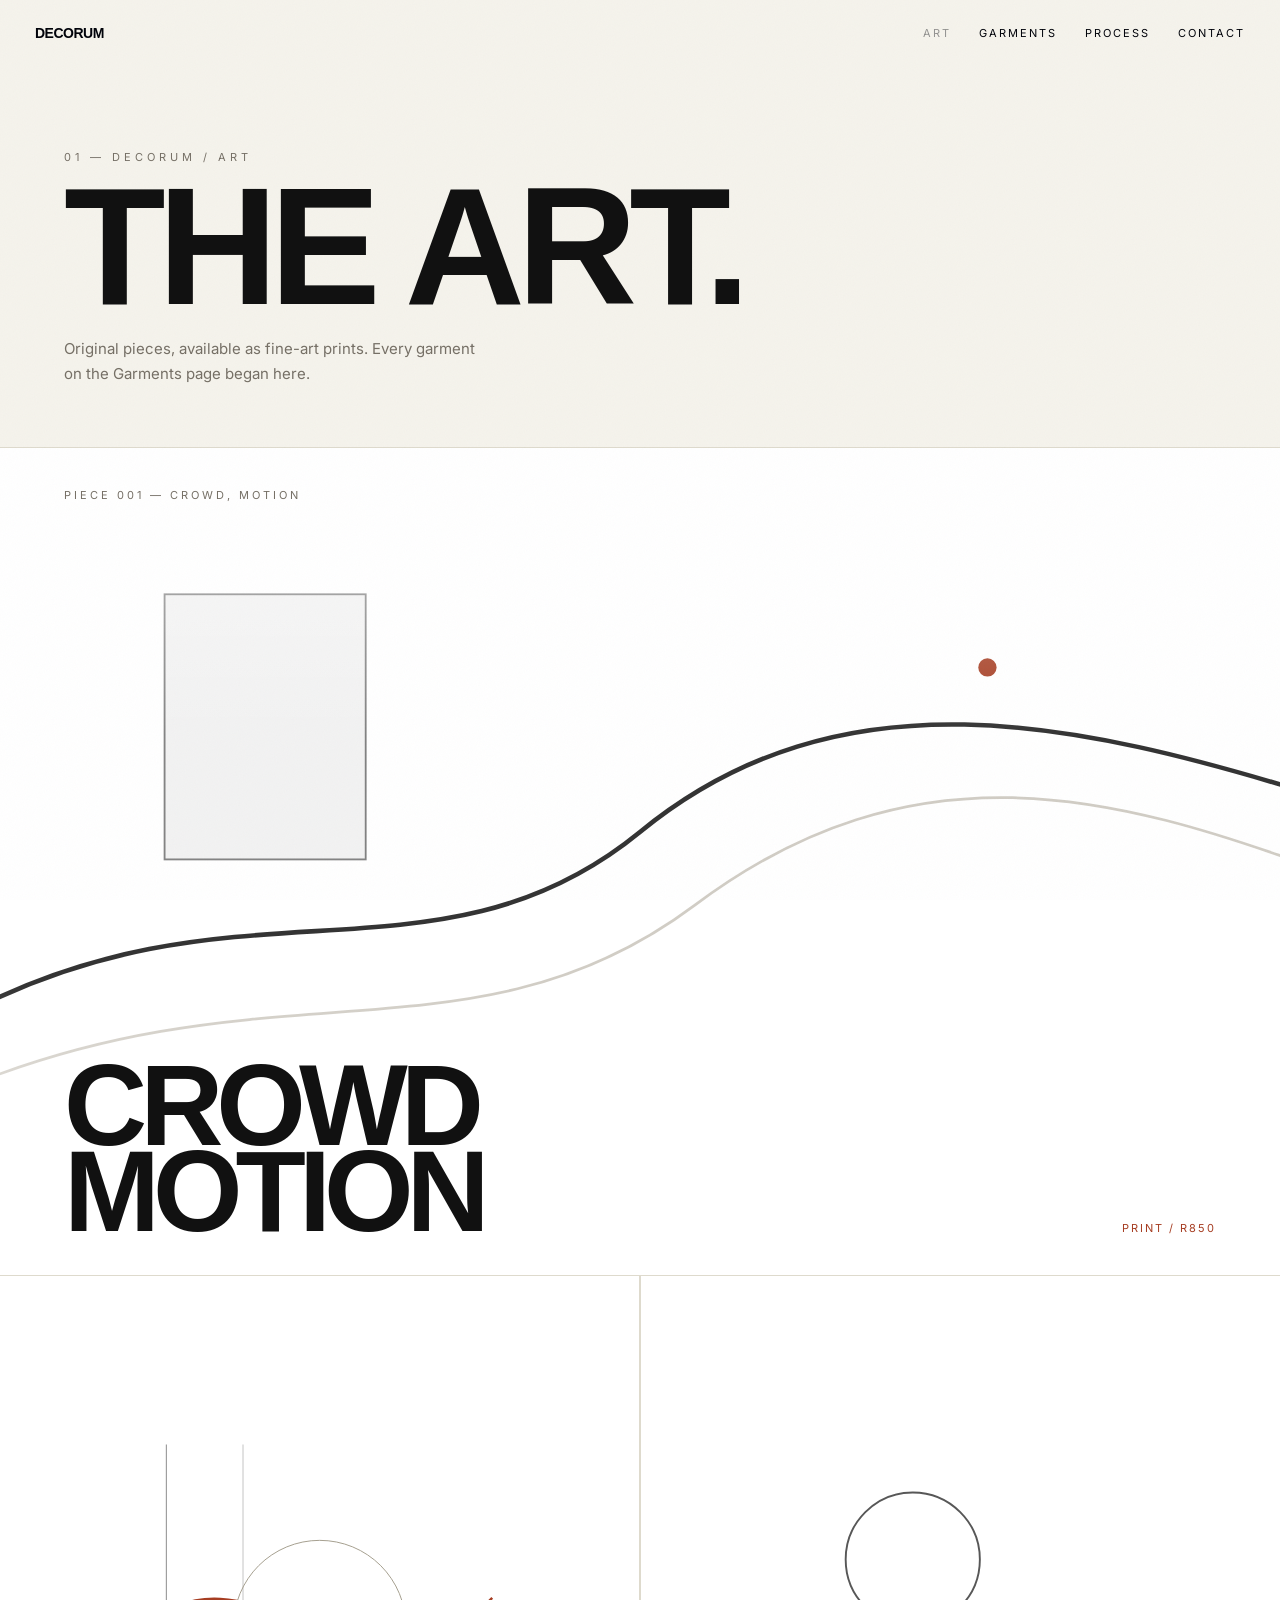
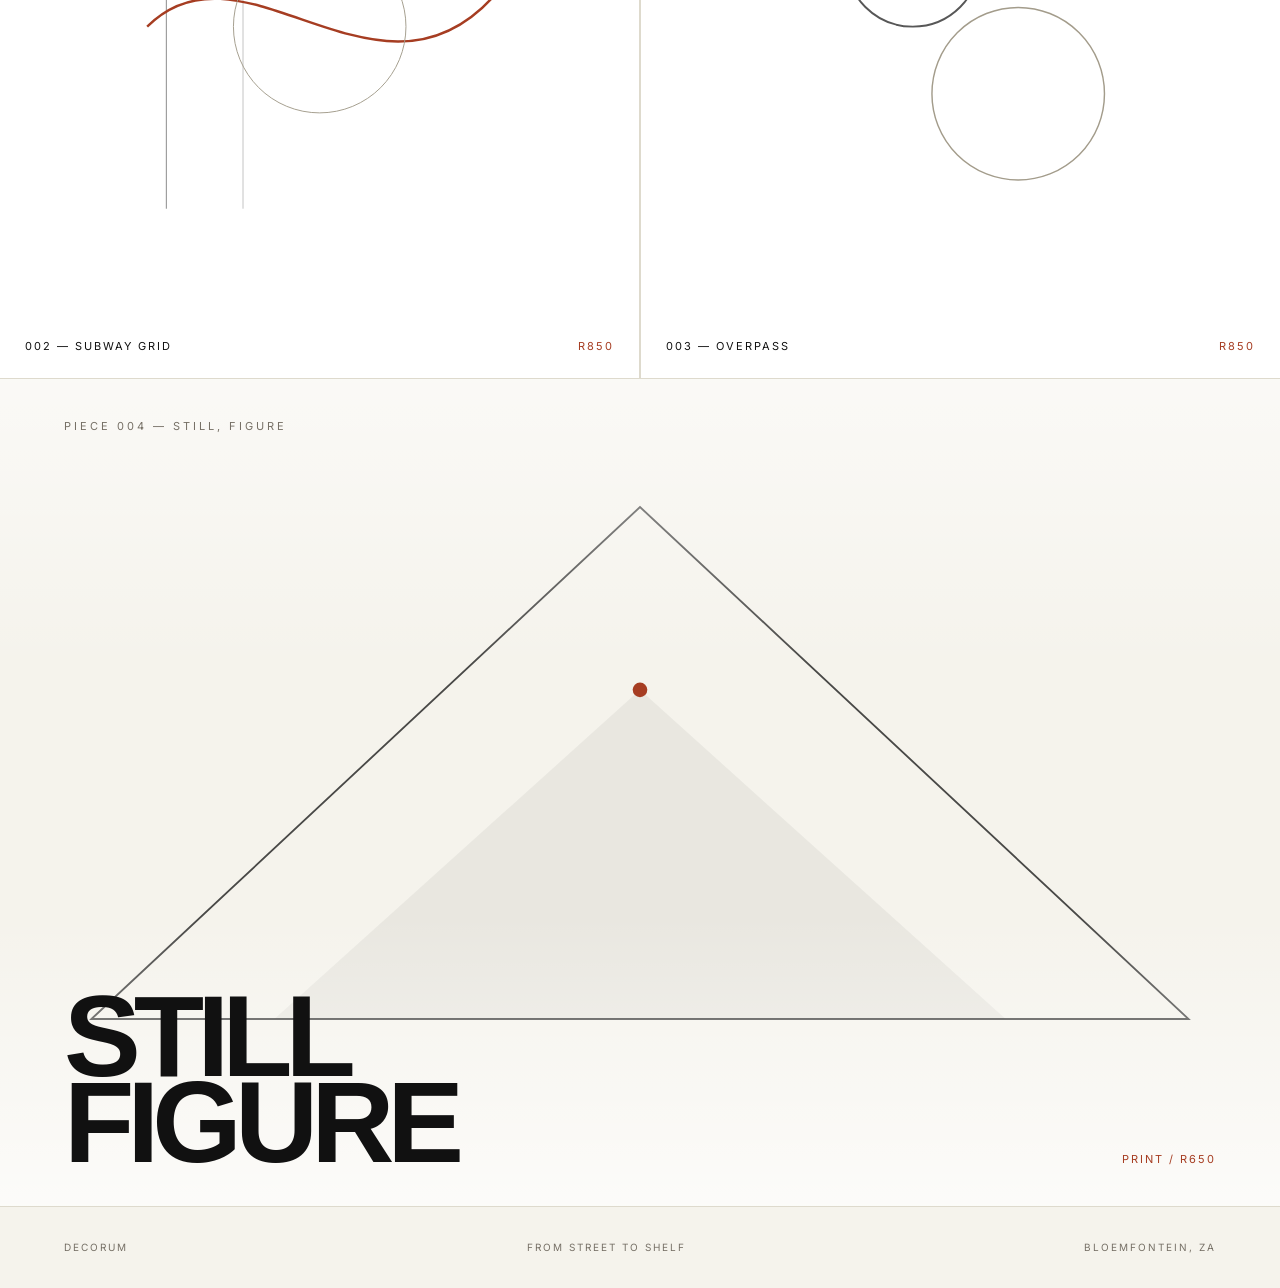
<file: art.html>
<!DOCTYPE html>
<html lang="en">
<head>
<meta charset="UTF-8">
<meta name="viewport" content="width=device-width, initial-scale=1.0">
<title>ART — DECORUM</title>
<link rel="preconnect" href="https://fonts.googleapis.com">
<link rel="preconnect" href="https://fonts.gstatic.com" crossorigin>
<link href="https://fonts.googleapis.com/css2?family=Inter:wght@400;500;600;700&display=swap" rel="stylesheet">
<style>
*{margin:0;padding:0;box-sizing:border-box;}
:root{--bg:#F5F3EC;--bg-raised:#FFFFFF;--fg:#111111;--grey:#767066;--line:#DEDACD;--rust:#A63D22;--font-head:'Helvetica Neue', Arial, sans-serif;--font-body:'Inter', Arial, sans-serif;}
html{scroll-behavior:smooth;}
@media (prefers-reduced-motion: reduce){html{scroll-behavior:auto;}*{animation:none !important;transition:none !important;}}
body{background:var(--bg);color:var(--fg);font-family:var(--font-body);overflow-x:hidden;}
a{color:inherit;text-decoration:none;}
.grain{position:fixed;inset:0;z-index:300;pointer-events:none;opacity:.035;mix-blend-mode:multiply;background-image:url("data:image/svg+xml,%3Csvg xmlns='http://www.w3.org/2000/svg' width='120' height='120'%3E%3Cfilter id='n'%3E%3CfeTurbulence type='fractalNoise' baseFrequency='0.9' numOctaves='2' stitchTiles='stitch'/%3E%3C/filter%3E%3Crect width='100%25' height='100%25' filter='url(%23n)'/%3E%3C/svg%3E");}
nav{position:fixed;top:0;left:0;width:100%;padding:25px 35px;display:flex;justify-content:space-between;align-items:center;z-index:1000;mix-blend-mode:difference;}
.logo{font-family:var(--font-head);font-size:14px;font-weight:900;letter-spacing:-.5px;text-transform:uppercase;color:#f5f5f5;}
.navlinks{display:flex;gap:28px;}
.navlinks a{font-size:11px;text-transform:uppercase;letter-spacing:2px;transition:.3s;color:#f5f5f5;}
.navlinks a.current{opacity:.4;}
.navlinks a:hover{opacity:.4;}
.page-hero{padding:150px 5vw 60px;border-bottom:1px solid var(--line);}
.page-hero .hero-label{color:var(--grey);margin-bottom:18px;font-size:11px;letter-spacing:4px;}
.page-hero h1{font-family:var(--font-head);font-weight:900;font-size:clamp(60px,13vw,180px);line-height:.78;letter-spacing:-8px;text-transform:uppercase;}
.page-hero p{margin-top:24px;max-width:46ch;color:var(--grey);font-size:15px;line-height:1.7;}
.project-large{width:100%;min-height:90vh;position:relative;overflow:hidden;background:var(--bg-raised);border-bottom:1px solid var(--line);transition:transform .4s ease;will-change:transform;}
.project-large .art{width:100%;height:100%;min-height:90vh;display:block;}
.project-overlay{position:absolute;inset:0;display:flex;flex-direction:column;justify-content:space-between;padding:40px 5vw;background:linear-gradient(to bottom, rgba(255,255,255,.55), transparent 35%, transparent 65%, rgba(255,255,255,.7));}
.project-number{font-size:11px;letter-spacing:3px;color:var(--grey);}
.project-title{display:flex;justify-content:space-between;align-items:end;gap:24px;}
.project-title h2{font-family:var(--font-head);font-weight:900;font-size:clamp(50px,9vw,130px);line-height:.75;letter-spacing:-7px;text-transform:uppercase;color:var(--fg);}
.project-title span{font-size:11px;letter-spacing:2px;color:var(--rust);white-space:nowrap;}
.project-spread{display:grid;grid-template-columns:1fr 1fr;gap:2px;background:var(--line);border-bottom:1px solid var(--line);}
.project-image{min-height:78vh;position:relative;overflow:hidden;background:var(--bg-raised);display:flex;align-items:center;justify-content:center;transition:transform .4s ease;will-change:transform;}
.image-label{position:absolute;left:25px;bottom:25px;font-size:11px;letter-spacing:2px;text-transform:uppercase;color:var(--fg);}
.image-price{position:absolute;right:25px;bottom:25px;font-size:11px;letter-spacing:2px;color:var(--rust);}
.project-final{width:100%;min-height:90vh;position:relative;overflow:hidden;border-bottom:1px solid var(--line);transition:transform .4s ease;will-change:transform;}
.project-final .art{width:100%;height:100%;min-height:90vh;display:block;}
footer{padding:35px 5vw;display:flex;justify-content:space-between;color:var(--grey);font-size:10px;letter-spacing:2px;text-transform:uppercase;}
.reveal{opacity:0;transform:translateY(36px);transition:opacity .9s cubic-bezier(.16,1,.3,1), transform .9s cubic-bezier(.16,1,.3,1);}
.reveal.in-view{opacity:1;transform:translateY(0);}
@media(max-width:700px){
nav{padding:20px;}
.navlinks{gap:10px;}
.navlinks a{font-size:8px;letter-spacing:1px;}
.page-hero{padding:120px 25px 40px;}
.page-hero h1{letter-spacing:-4px;}
.project-large .art{min-height:65vh;}
.project-overlay{padding:25px;}
.project-title{flex-direction:column;align-items:flex-start;gap:20px;}
.project-title h2{letter-spacing:-4px;}
.project-spread{grid-template-columns:1fr;}
.project-image{min-height:60vh;}
.project-final .art{min-height:65vh;}
footer{flex-direction:column;gap:16px;}
}
</style>
</head>
<body>

<div class="grain"></div>

<nav>
    <a href="index.html" class="logo">DECORUM</a>
    <div class="navlinks">
        <a href="art.html" class="current">ART</a>
        <a href="garments.html">GARMENTS</a>
        <a href="process.html">PROCESS</a>
        <a href="contact.html">CONTACT</a>
    </div>
</nav>

<header class="page-hero">
    <div class="hero-label">01 — DECORUM / ART</div>
    <h1>The Art.</h1>
    <p>Original pieces, available as fine-art prints. Every garment on the Garments page began here.</p>
</header>

<article class="project-large reveal" data-tilt>
    <div class="art">
        <svg viewBox="0 0 1400 900" preserveAspectRatio="xMidYMid slice" width="100%" height="100%">
            <rect width="1400" height="900" fill="#FFFFFF"/>
            <path d="M-40 620 C 260 460, 480 600, 700 420 S 1180 300, 1440 380" stroke="#111" stroke-width="5" fill="none" opacity=".85"/>
            <path d="M-40 700 C 300 560, 520 680, 760 500 S 1220 380, 1440 460" stroke="#a39c8b" stroke-width="3" fill="none" opacity=".5"/>
            <rect x="180" y="160" width="220" height="290" fill="#111" opacity=".05"/>
            <rect x="180" y="160" width="220" height="290" fill="none" stroke="#111" stroke-width="2" opacity=".5"/>
            <circle cx="1080" cy="240" r="10" fill="#A63D22"/>
        </svg>
    </div>
    <div class="project-overlay">
        <div class="project-number">PIECE 001 — CROWD, MOTION</div>
        <div class="project-title">
            <h2>CROWD<br>MOTION</h2>
            <span>PRINT / R850</span>
        </div>
    </div>
</article>

<div class="project-spread">
    <article class="project-image reveal" data-tilt>
        <svg viewBox="0 0 400 500" width="60%" preserveAspectRatio="xMidYMid slice">
            <rect width="400" height="500" fill="#fff"/>
            <line x1="40" y1="60" x2="40" y2="440" stroke="#111" stroke-width="1" opacity=".5"/>
            <line x1="120" y1="60" x2="120" y2="440" stroke="#111" stroke-width="1" opacity=".25"/>
            <path d="M20 250 C 120 150, 260 350, 380 220" stroke="#A63D22" stroke-width="2.5" fill="none"/>
            <circle cx="200" cy="250" r="90" fill="none" stroke="#a39c8b" stroke-width="1"/>
        </svg>
        <div class="image-label">002 — SUBWAY GRID</div>
        <div class="image-price">R850</div>
    </article>
    <article class="project-image reveal" data-tilt style="transition-delay:.08s">
        <svg viewBox="0 0 400 500" width="60%" preserveAspectRatio="xMidYMid slice">
            <rect width="400" height="500" fill="#fff"/>
            <circle cx="150" cy="180" r="70" fill="none" stroke="#111" stroke-width="2" opacity=".7"/>
            <circle cx="260" cy="320" r="90" fill="none" stroke="#a39c8b" stroke-width="1.5"/>
        </svg>
        <div class="image-label">003 — OVERPASS</div>
        <div class="image-price">R850</div>
    </article>
</div>

<article class="project-final reveal" data-tilt>
    <div class="art">
        <svg viewBox="0 0 1400 900" preserveAspectRatio="xMidYMid slice" width="100%" height="100%">
            <rect width="1400" height="900" fill="#F5F3EC"/>
            <path d="M100 700 L 700 140 L 1300 700 Z" fill="none" stroke="#111" stroke-width="2" opacity=".75"/>
            <path d="M300 700 L 700 340 L 1100 700 Z" fill="#111" opacity=".05"/>
            <circle cx="700" cy="340" r="8" fill="#A63D22"/>
        </svg>
    </div>
    <div class="project-overlay">
        <div class="project-number">PIECE 004 — STILL, FIGURE</div>
        <div class="project-title">
            <h2>STILL<br>FIGURE</h2>
            <span>PRINT / R650</span>
        </div>
    </div>
</article>

<footer>
    <span>DECORUM</span>
    <span>FROM STREET TO SHELF</span>
    <span>BLOEMFONTEIN, ZA</span>
</footer>

<script>
(function(){
  if (!window.matchMedia('(prefers-reduced-motion: reduce)').matches) {
    var maxTilt = 6;
    document.querySelectorAll('[data-tilt]').forEach(function(el){
      el.style.transformStyle = 'preserve-3d';
      el.addEventListener('mousemove', function(e){
        var rect = el.getBoundingClientRect();
        var x = e.clientX - rect.left, y = e.clientY - rect.top;
        var rotY = ((x / rect.width) - 0.5) * maxTilt * 2;
        var rotX = ((y / rect.height) - 0.5) * -maxTilt * 2;
        el.style.transform = 'perspective(1200px) rotateX(' + rotX + 'deg) rotateY(' + rotY + 'deg) scale(1.015)';
      });
      el.addEventListener('mouseleave', function(){
        el.style.transform = 'perspective(1200px) rotateX(0deg) rotateY(0deg) scale(1)';
      });
    });
  }
  var io = new IntersectionObserver(function(entries){
    entries.forEach(function(entry){ if (entry.isIntersecting) entry.target.classList.add('in-view'); });
  }, {threshold:0.15});
  document.querySelectorAll('.reveal').forEach(function(el){ io.observe(el); });
})();
</script>

</body>
</html>
</file>
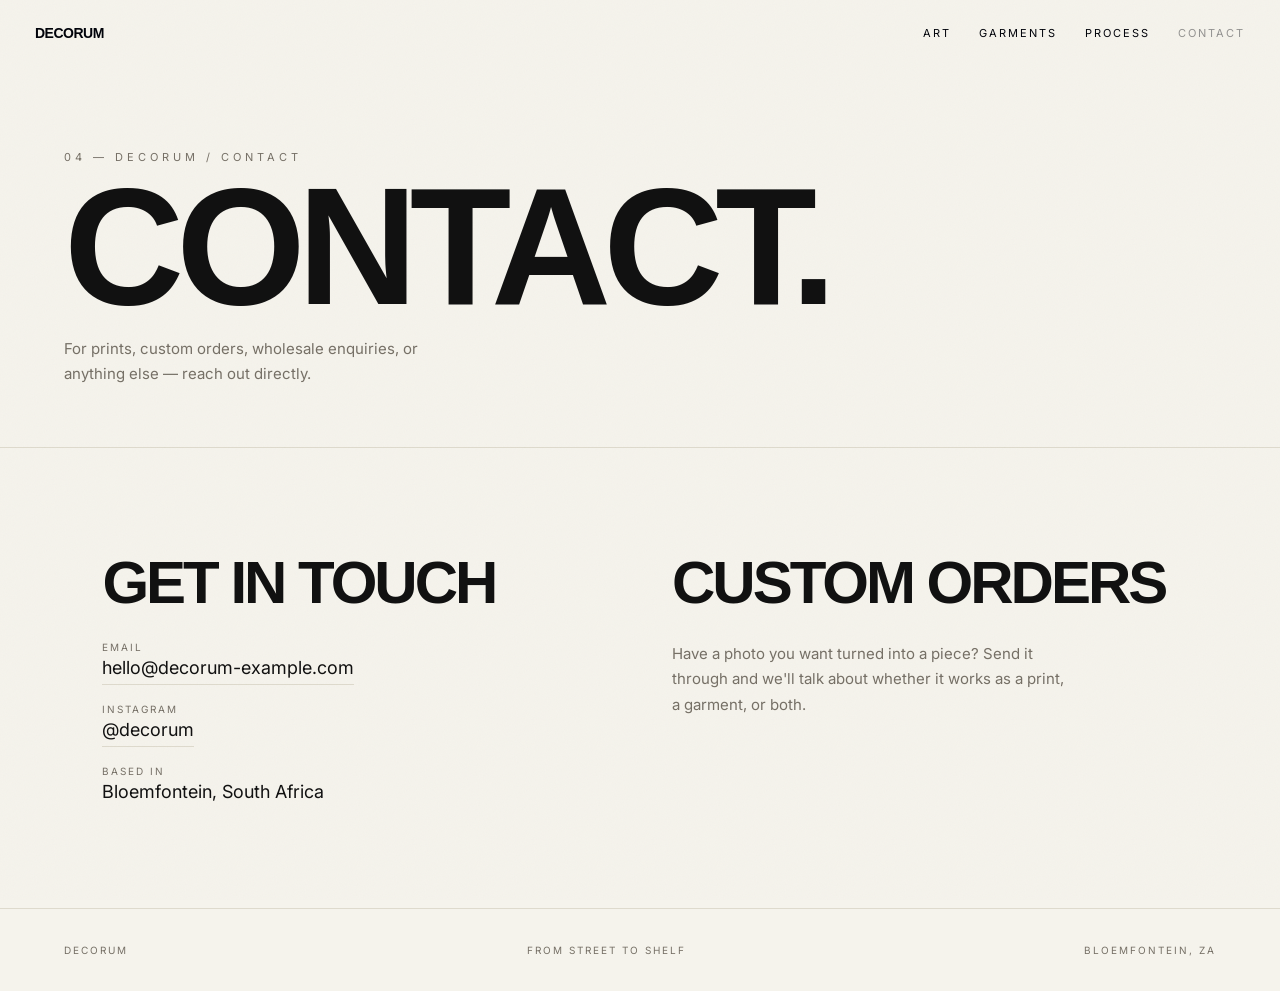
<file: contact.html>
<!DOCTYPE html>
<html lang="en">
<head>
<meta charset="UTF-8">
<meta name="viewport" content="width=device-width, initial-scale=1.0">
<title>CONTACT — DECORUM</title>
<link rel="preconnect" href="https://fonts.googleapis.com">
<link rel="preconnect" href="https://fonts.gstatic.com" crossorigin>
<link href="https://fonts.googleapis.com/css2?family=Inter:wght@400;500;600;700&display=swap" rel="stylesheet">
<link rel="stylesheet" href="style.css">
</head>
<body>

<div class="grain"></div>

<nav>
    <a href="index.html" class="logo">DECORUM</a>
    <div class="navlinks">
        <a href="art.html">ART</a>
        <a href="garments.html">GARMENTS</a>
        <a href="process.html">PROCESS</a>
        <a href="contact.html" class="current">CONTACT</a>
    </div>
</nav>

<header class="page-hero">
    <div class="hero-label">04 — DECORUM / CONTACT</div>
    <h1>Contact.</h1>
    <p>For prints, custom orders, wholesale enquiries, or anything else — reach out directly.</p>
</header>

<section class="contact-block">
    <div>
        <h2>Get in touch</h2>
        <ul class="contact-list">
            <li>
                <span class="label">Email</span>
                <a href="mailto:hello@decorum-example.com">hello@decorum-example.com</a>
            </li>
            <li>
                <span class="label">Instagram</span>
                <a href="#">@decorum</a>
            </li>
            <li>
                <span class="label">Based in</span>
                <a href="#" style="border:none; cursor:default;">Bloemfontein, South Africa</a>
            </li>
        </ul>
    </div>
    <div>
        <h2>Custom orders</h2>
        <p style="color:var(--grey); font-size:15px; line-height:1.7; max-width:44ch;">
            Have a photo you want turned into a piece? Send it through and we'll talk about
            whether it works as a print, a garment, or both.
        </p>
    </div>
</section>

<footer>
    <span>DECORUM</span>
    <span>FROM STREET TO SHELF</span>
    <span>BLOEMFONTEIN, ZA</span>
</footer>

</body>
</html>
</file>
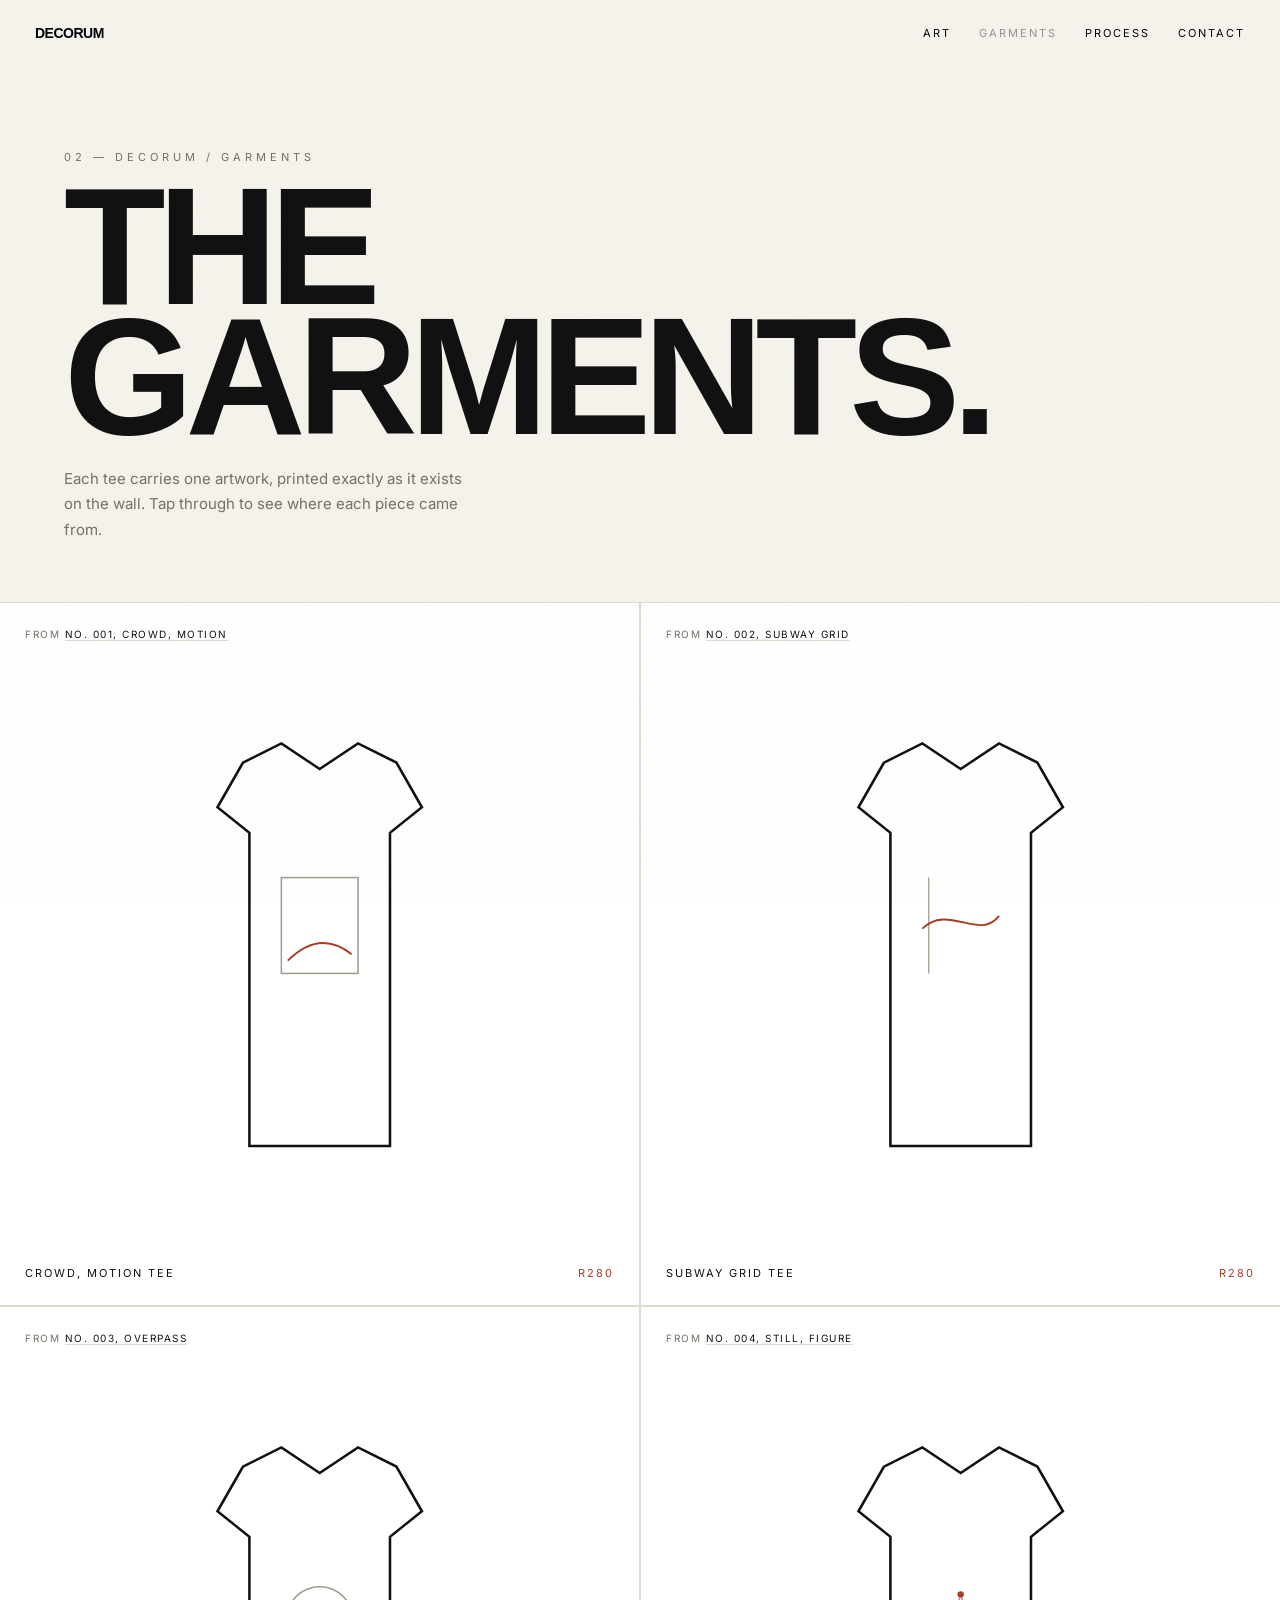
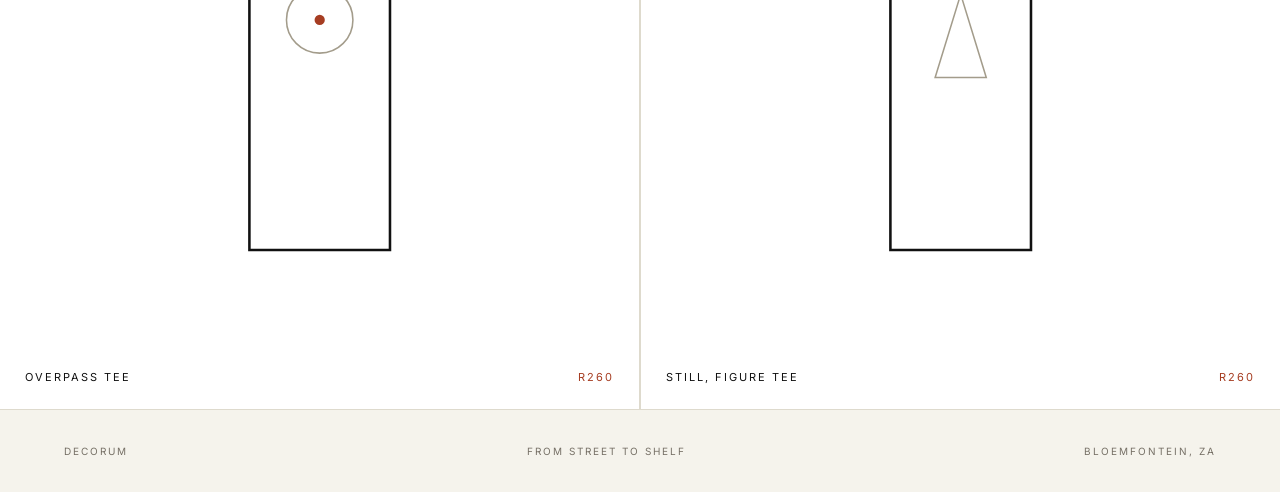
<file: garments.html>
<!DOCTYPE html>
<html lang="en">
<head>
<meta charset="UTF-8">
<meta name="viewport" content="width=device-width, initial-scale=1.0">
<title>GARMENTS — DECORUM</title>
<link rel="preconnect" href="https://fonts.googleapis.com">
<link rel="preconnect" href="https://fonts.gstatic.com" crossorigin>
<link href="https://fonts.googleapis.com/css2?family=Inter:wght@400;500;600;700&display=swap" rel="stylesheet">
<style>
*{margin:0;padding:0;box-sizing:border-box;}
:root{--bg:#F5F3EC;--bg-raised:#FFFFFF;--fg:#111111;--grey:#767066;--line:#DEDACD;--rust:#A63D22;--font-head:'Helvetica Neue', Arial, sans-serif;--font-body:'Inter', Arial, sans-serif;}
html{scroll-behavior:smooth;}
@media (prefers-reduced-motion: reduce){html{scroll-behavior:auto;}*{animation:none !important;transition:none !important;}}
body{background:var(--bg);color:var(--fg);font-family:var(--font-body);overflow-x:hidden;}
a{color:inherit;text-decoration:none;}
.grain{position:fixed;inset:0;z-index:300;pointer-events:none;opacity:.035;mix-blend-mode:multiply;background-image:url("data:image/svg+xml,%3Csvg xmlns='http://www.w3.org/2000/svg' width='120' height='120'%3E%3Cfilter id='n'%3E%3CfeTurbulence type='fractalNoise' baseFrequency='0.9' numOctaves='2' stitchTiles='stitch'/%3E%3C/filter%3E%3Crect width='100%25' height='100%25' filter='url(%23n)'/%3E%3C/svg%3E");}
nav{position:fixed;top:0;left:0;width:100%;padding:25px 35px;display:flex;justify-content:space-between;align-items:center;z-index:1000;mix-blend-mode:difference;}
.logo{font-family:var(--font-head);font-size:14px;font-weight:900;letter-spacing:-.5px;text-transform:uppercase;color:#f5f5f5;}
.navlinks{display:flex;gap:28px;}
.navlinks a{font-size:11px;text-transform:uppercase;letter-spacing:2px;transition:.3s;color:#f5f5f5;}
.navlinks a.current{opacity:.4;}
.navlinks a:hover{opacity:.4;}
.page-hero{padding:150px 5vw 60px;border-bottom:1px solid var(--line);}
.page-hero .hero-label{color:var(--grey);margin-bottom:18px;font-size:11px;letter-spacing:4px;}
.page-hero h1{font-family:var(--font-head);font-weight:900;font-size:clamp(60px,13vw,180px);line-height:.78;letter-spacing:-8px;text-transform:uppercase;}
.page-hero p{margin-top:24px;max-width:46ch;color:var(--grey);font-size:15px;line-height:1.7;}
.project-spread{display:grid;grid-template-columns:1fr 1fr;gap:2px;background:var(--line);}
.project-image{min-height:78vh;position:relative;overflow:hidden;background:var(--bg-raised);display:flex;align-items:center;justify-content:center;transition:transform .4s ease;will-change:transform;}
.project-image .garment-svg{width:60%;}
.image-label{position:absolute;left:25px;bottom:25px;font-size:11px;letter-spacing:2px;text-transform:uppercase;color:var(--fg);}
.image-price{position:absolute;right:25px;bottom:25px;font-size:11px;letter-spacing:2px;color:var(--rust);}
.source-tag{position:absolute;left:25px;top:25px;font-size:10px;letter-spacing:1.5px;text-transform:uppercase;color:var(--grey);}
.source-tag a{color:var(--fg);border-bottom:1px solid var(--line);}
footer{padding:35px 5vw;display:flex;justify-content:space-between;color:var(--grey);font-size:10px;letter-spacing:2px;text-transform:uppercase;border-top:1px solid var(--line);}
.reveal{opacity:0;transform:translateY(36px);transition:opacity .9s cubic-bezier(.16,1,.3,1), transform .9s cubic-bezier(.16,1,.3,1);}
.reveal.in-view{opacity:1;transform:translateY(0);}
@media(max-width:700px){
nav{padding:20px;}
.navlinks{gap:10px;}
.navlinks a{font-size:8px;letter-spacing:1px;}
.page-hero{padding:120px 25px 40px;}
.page-hero h1{letter-spacing:-4px;}
.project-spread{grid-template-columns:1fr;}
.project-image{min-height:60vh;}
footer{flex-direction:column;gap:16px;}
}
</style>
</head>
<body>

<div class="grain"></div>

<nav>
    <a href="index.html" class="logo">DECORUM</a>
    <div class="navlinks">
        <a href="art.html">ART</a>
        <a href="garments.html" class="current">GARMENTS</a>
        <a href="process.html">PROCESS</a>
        <a href="contact.html">CONTACT</a>
    </div>
</nav>

<header class="page-hero">
    <div class="hero-label">02 — DECORUM / GARMENTS</div>
    <h1>The Garments.</h1>
    <p>Each tee carries one artwork, printed exactly as it exists on the wall. Tap through to see where each piece came from.</p>
</header>

<div class="project-spread">
    <article class="project-image reveal" data-tilt>
        <span class="source-tag">From <a href="art.html">No. 001, Crowd, Motion</a></span>
        <svg class="garment-svg" viewBox="0 0 300 340">
            <path d="M90 20 L 120 5 L 150 25 L 180 5 L 210 20 L 230 55 L 205 75 L 205 320 L 95 320 L 95 75 L 70 55 Z" fill="none" stroke="#111" stroke-width="2"/>
            <rect x="120" y="110" width="60" height="75" fill="none" stroke="#a39c8b" stroke-width="1.2"/>
            <path d="M125 175 Q 150 150 175 170" stroke="#A63D22" stroke-width="1.5" fill="none"/>
        </svg>
        <div class="image-label">CROWD, MOTION TEE</div>
        <div class="image-price">R280</div>
    </article>

    <article class="project-image reveal" data-tilt style="transition-delay:.05s">
        <span class="source-tag">From <a href="art.html">No. 002, Subway Grid</a></span>
        <svg class="garment-svg" viewBox="0 0 300 340">
            <path d="M90 20 L 120 5 L 150 25 L 180 5 L 210 20 L 230 55 L 205 75 L 205 320 L 95 320 L 95 75 L 70 55 Z" fill="none" stroke="#111" stroke-width="2"/>
            <line x1="125" y1="110" x2="125" y2="185" stroke="#a39c8b" stroke-width="1"/>
            <path d="M120 150 C 140 130, 165 160, 180 140" stroke="#A63D22" stroke-width="1.5" fill="none"/>
        </svg>
        <div class="image-label">SUBWAY GRID TEE</div>
        <div class="image-price">R280</div>
    </article>

    <article class="project-image reveal" data-tilt style="transition-delay:.1s">
        <span class="source-tag">From <a href="art.html">No. 003, Overpass</a></span>
        <svg class="garment-svg" viewBox="0 0 300 340">
            <path d="M90 20 L 120 5 L 150 25 L 180 5 L 210 20 L 230 55 L 205 75 L 205 320 L 95 320 L 95 75 L 70 55 Z" fill="none" stroke="#111" stroke-width="2"/>
            <circle cx="150" cy="140" r="26" fill="none" stroke="#a39c8b" stroke-width="1.2"/>
            <circle cx="150" cy="140" r="4" fill="#A63D22"/>
        </svg>
        <div class="image-label">OVERPASS TEE</div>
        <div class="image-price">R260</div>
    </article>

    <article class="project-image reveal" data-tilt style="transition-delay:.15s">
        <span class="source-tag">From <a href="art.html">No. 004, Still, Figure</a></span>
        <svg class="garment-svg" viewBox="0 0 300 340">
            <path d="M90 20 L 120 5 L 150 25 L 180 5 L 210 20 L 230 55 L 205 75 L 205 320 L 95 320 L 95 75 L 70 55 Z" fill="none" stroke="#111" stroke-width="2"/>
            <path d="M130 185 L 150 120 L 170 185 Z" fill="none" stroke="#a39c8b" stroke-width="1.2"/>
            <circle cx="150" cy="120" r="2.5" fill="#A63D22"/>
        </svg>
        <div class="image-label">STILL, FIGURE TEE</div>
        <div class="image-price">R260</div>
    </article>
</div>

<footer>
    <span>DECORUM</span>
    <span>FROM STREET TO SHELF</span>
    <span>BLOEMFONTEIN, ZA</span>
</footer>

<script>
(function(){
  if (!window.matchMedia('(prefers-reduced-motion: reduce)').matches) {
    var maxTilt = 6;
    document.querySelectorAll('[data-tilt]').forEach(function(el){
      el.style.transformStyle = 'preserve-3d';
      el.addEventListener('mousemove', function(e){
        var rect = el.getBoundingClientRect();
        var x = e.clientX - rect.left, y = e.clientY - rect.top;
        var rotY = ((x / rect.width) - 0.5) * maxTilt * 2;
        var rotX = ((y / rect.height) - 0.5) * -maxTilt * 2;
        el.style.transform = 'perspective(1200px) rotateX(' + rotX + 'deg) rotateY(' + rotY + 'deg) scale(1.015)';
      });
      el.addEventListener('mouseleave', function(){
        el.style.transform = 'perspective(1200px) rotateX(0deg) rotateY(0deg) scale(1)';
      });
    });
  }
  var io = new IntersectionObserver(function(entries){
    entries.forEach(function(entry){ if (entry.isIntersecting) entry.target.classList.add('in-view'); });
  }, {threshold:0.15});
  document.querySelectorAll('.reveal').forEach(function(el){ io.observe(el); });
})();
</script>

</body>
</html>
</file>
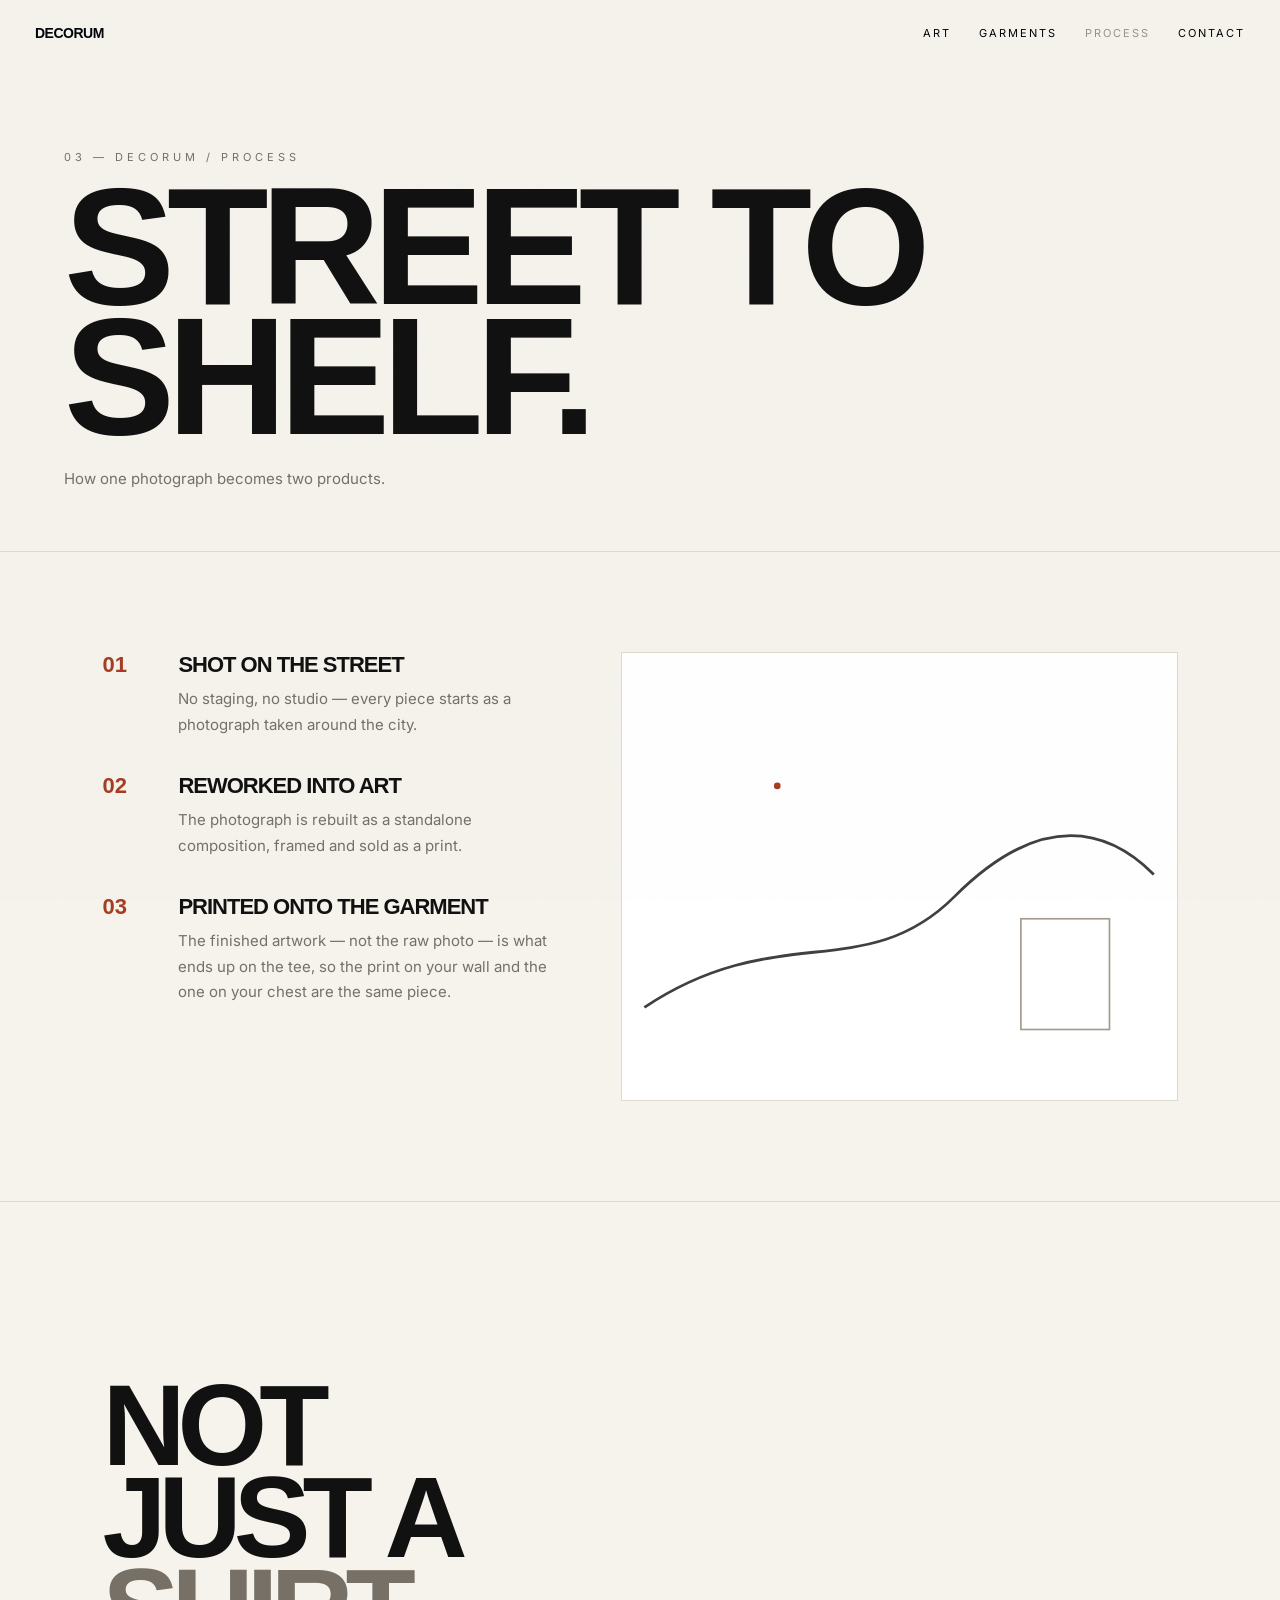
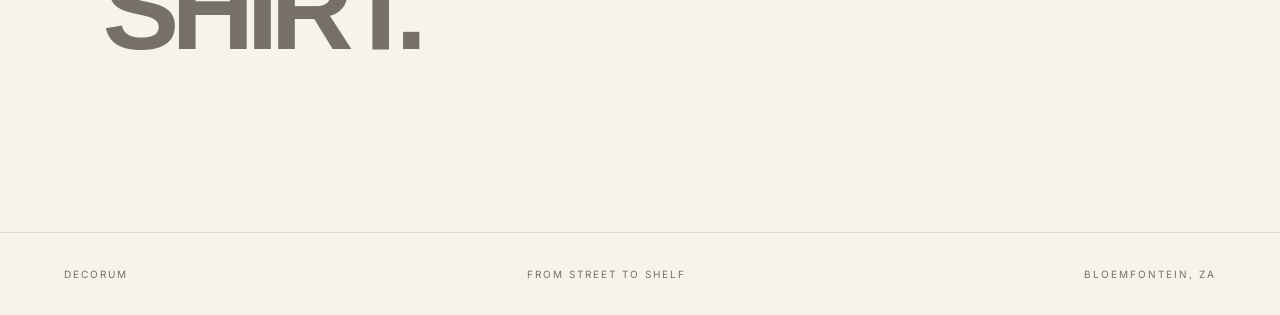
<file: process.html>
<!DOCTYPE html>
<html lang="en">
<head>
<meta charset="UTF-8">
<meta name="viewport" content="width=device-width, initial-scale=1.0">
<title>PROCESS — DECORUM</title>
<link rel="preconnect" href="https://fonts.googleapis.com">
<link rel="preconnect" href="https://fonts.gstatic.com" crossorigin>
<link href="https://fonts.googleapis.com/css2?family=Inter:wght@400;500;600;700&display=swap" rel="stylesheet">
<style>
*{margin:0;padding:0;box-sizing:border-box;}
:root{--bg:#F5F3EC;--bg-raised:#FFFFFF;--fg:#111111;--grey:#767066;--line:#DEDACD;--rust:#A63D22;--font-head:'Helvetica Neue', Arial, sans-serif;--font-body:'Inter', Arial, sans-serif;}
html{scroll-behavior:smooth;}
@media (prefers-reduced-motion: reduce){html{scroll-behavior:auto;}*{animation:none !important;transition:none !important;}}
body{background:var(--bg);color:var(--fg);font-family:var(--font-body);overflow-x:hidden;}
a{color:inherit;text-decoration:none;}
.grain{position:fixed;inset:0;z-index:300;pointer-events:none;opacity:.035;mix-blend-mode:multiply;background-image:url("data:image/svg+xml,%3Csvg xmlns='http://www.w3.org/2000/svg' width='120' height='120'%3E%3Cfilter id='n'%3E%3CfeTurbulence type='fractalNoise' baseFrequency='0.9' numOctaves='2' stitchTiles='stitch'/%3E%3C/filter%3E%3Crect width='100%25' height='100%25' filter='url(%23n)'/%3E%3C/svg%3E");}
nav{position:fixed;top:0;left:0;width:100%;padding:25px 35px;display:flex;justify-content:space-between;align-items:center;z-index:1000;mix-blend-mode:difference;}
.logo{font-family:var(--font-head);font-size:14px;font-weight:900;letter-spacing:-.5px;text-transform:uppercase;color:#f5f5f5;}
.navlinks{display:flex;gap:28px;}
.navlinks a{font-size:11px;text-transform:uppercase;letter-spacing:2px;transition:.3s;color:#f5f5f5;}
.navlinks a.current{opacity:.4;}
.navlinks a:hover{opacity:.4;}
.page-hero{padding:150px 5vw 60px;border-bottom:1px solid var(--line);}
.page-hero .hero-label{color:var(--grey);margin-bottom:18px;font-size:11px;letter-spacing:4px;}
.page-hero h1{font-family:var(--font-head);font-weight:900;font-size:clamp(60px,13vw,180px);line-height:.78;letter-spacing:-8px;text-transform:uppercase;}
.page-hero p{margin-top:24px;max-width:46ch;color:var(--grey);font-size:15px;line-height:1.7;}
.process-block{padding:100px 8vw;display:grid;grid-template-columns:0.9fr 1.1fr;gap:64px;align-items:start;border-bottom:1px solid var(--line);}
.process-steps{display:flex;flex-direction:column;gap:36px;}
.process-step{display:grid;grid-template-columns:60px 1fr;gap:16px;}
.process-step .step-num{font-family:var(--font-head);font-weight:900;font-size:22px;color:var(--rust);}
.process-step h3{font-family:var(--font-head);font-weight:900;font-size:22px;text-transform:uppercase;letter-spacing:-1px;margin-bottom:8px;}
.process-step p{color:var(--grey);font-size:15px;line-height:1.7;}
.process-art{aspect-ratio:5/4;background:var(--bg-raised);border:1px solid var(--line);}
.statement{min-height:70vh;padding:150px 8vw;display:flex;align-items:center;justify-content:space-between;gap:40px;}
.statement h2{font-family:var(--font-head);font-weight:900;font-size:clamp(50px,9vw,140px);line-height:.8;letter-spacing:-8px;text-transform:uppercase;}
.statement h2 span{color:var(--grey);}
footer{padding:35px 5vw;display:flex;justify-content:space-between;color:var(--grey);font-size:10px;letter-spacing:2px;text-transform:uppercase;border-top:1px solid var(--line);}
.reveal{opacity:0;transform:translateY(36px);transition:opacity .9s cubic-bezier(.16,1,.3,1), transform .9s cubic-bezier(.16,1,.3,1);}
.reveal.in-view{opacity:1;transform:translateY(0);}
@media(max-width:700px){
nav{padding:20px;}
.navlinks{gap:10px;}
.navlinks a{font-size:8px;letter-spacing:1px;}
.page-hero{padding:120px 25px 40px;}
.page-hero h1{letter-spacing:-4px;}
.process-block{grid-template-columns:1fr;padding:80px 25px;}
.statement{padding:100px 25px;flex-direction:column;align-items:flex-start;}
footer{flex-direction:column;gap:16px;}
}
</style>
</head>
<body>

<div class="grain"></div>

<nav>
    <a href="index.html" class="logo">DECORUM</a>
    <div class="navlinks">
        <a href="art.html">ART</a>
        <a href="garments.html">GARMENTS</a>
        <a href="process.html" class="current">PROCESS</a>
        <a href="contact.html">CONTACT</a>
    </div>
</nav>

<header class="page-hero">
    <div class="hero-label">03 — DECORUM / PROCESS</div>
    <h1>Street to Shelf.</h1>
    <p>How one photograph becomes two products.</p>
</header>

<section class="process-block reveal">
    <div class="process-steps">
        <div class="process-step">
            <span class="step-num">01</span>
            <div>
                <h3>Shot on the street</h3>
                <p>No staging, no studio — every piece starts as a photograph taken around the city.</p>
            </div>
        </div>
        <div class="process-step">
            <span class="step-num">02</span>
            <div>
                <h3>Reworked into art</h3>
                <p>The photograph is rebuilt as a standalone composition, framed and sold as a print.</p>
            </div>
        </div>
        <div class="process-step">
            <span class="step-num">03</span>
            <div>
                <h3>Printed onto the garment</h3>
                <p>The finished artwork — not the raw photo — is what ends up on the tee, so the print on your wall and the one on your chest are the same piece.</p>
            </div>
        </div>
    </div>
    <div class="process-art">
        <svg viewBox="0 0 500 400" width="100%" height="100%">
            <rect width="500" height="400" fill="#fff"/>
            <path d="M20 320 C 140 240, 220 300, 300 220 S 440 160, 480 200" stroke="#111" stroke-width="2.5" fill="none" opacity=".8"/>
            <rect x="360" y="240" width="80" height="100" fill="none" stroke="#a39c8b" stroke-width="1.5"/>
            <circle cx="140" cy="120" r="3" fill="#A63D22"/>
        </svg>
    </div>
</section>

<section class="statement reveal">
    <h2>NOT<br>JUST A<br><span>SHIRT.</span></h2>
</section>

<footer>
    <span>DECORUM</span>
    <span>FROM STREET TO SHELF</span>
    <span>BLOEMFONTEIN, ZA</span>
</footer>

<script>
(function(){
  var io = new IntersectionObserver(function(entries){
    entries.forEach(function(entry){ if (entry.isIntersecting) entry.target.classList.add('in-view'); });
  }, {threshold:0.15});
  document.querySelectorAll('.reveal').forEach(function(el){ io.observe(el); });
})();
</script>

</body>
</html>
</file>
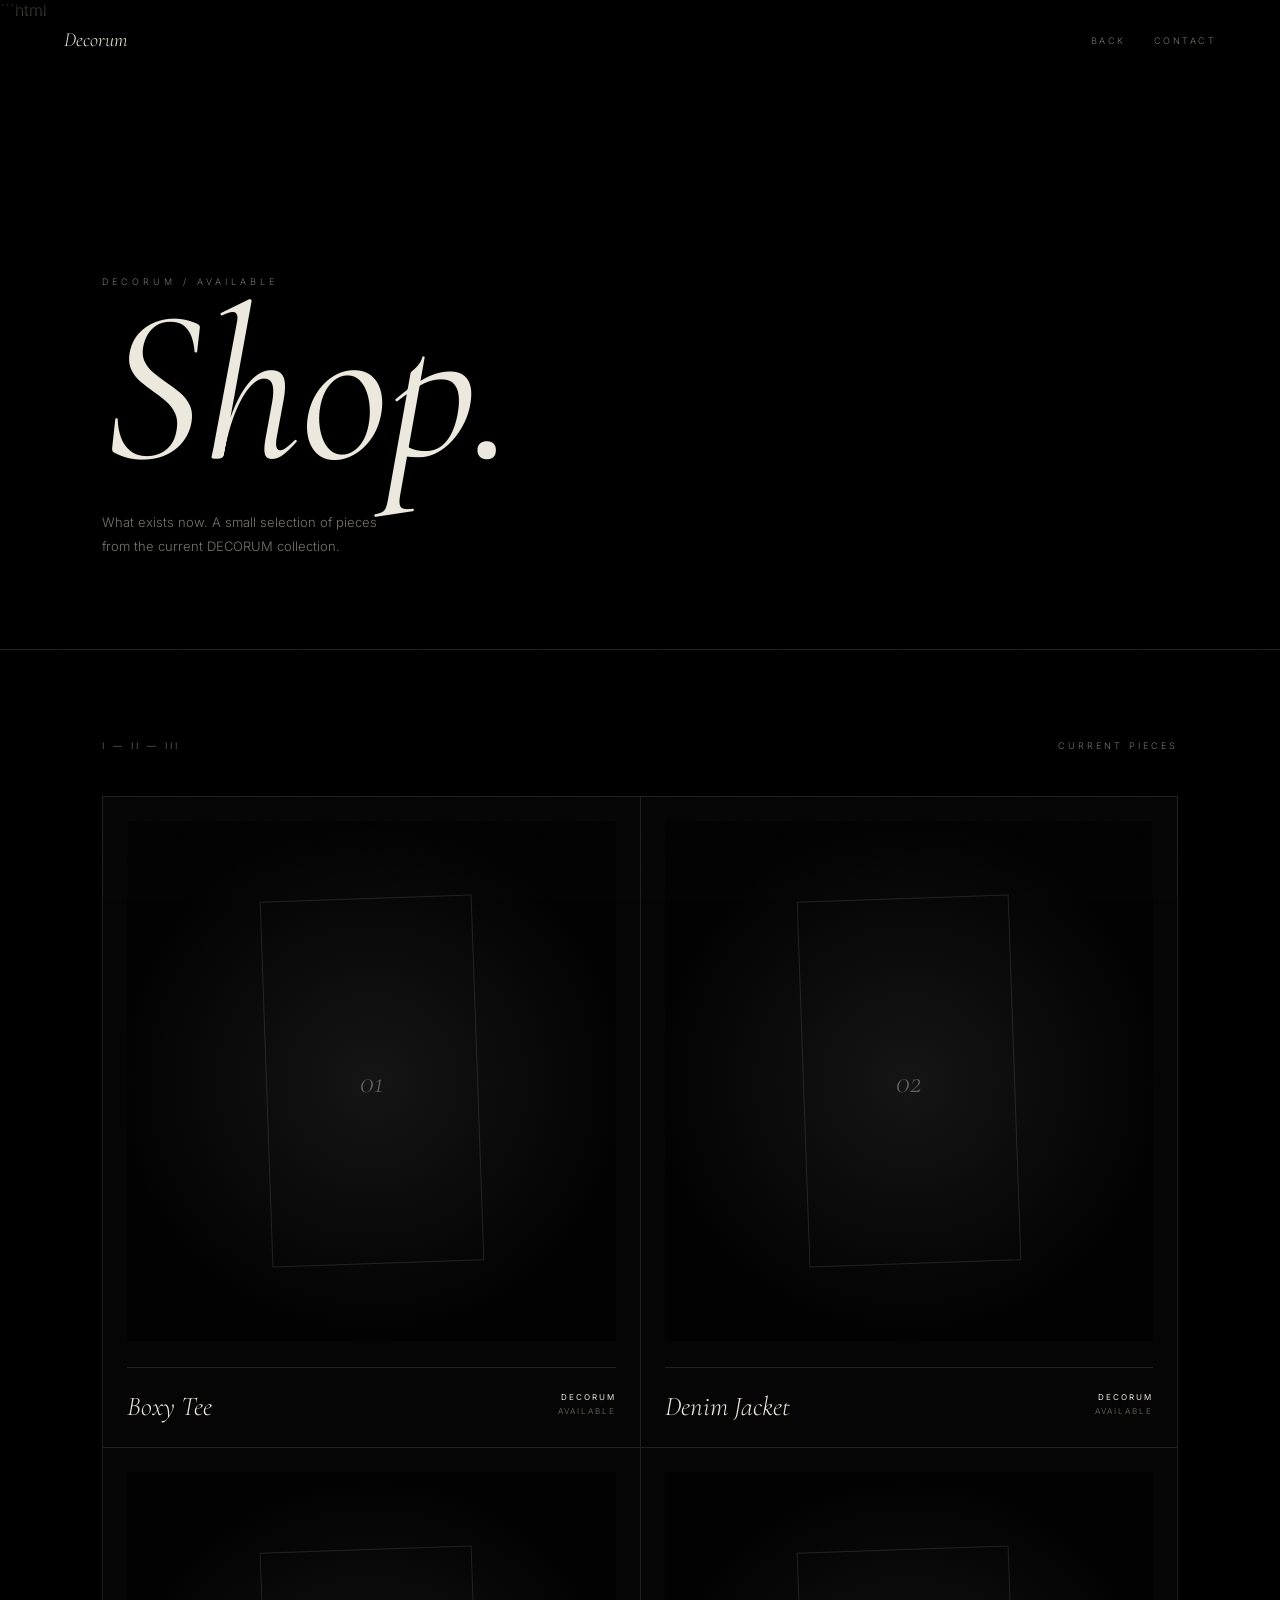
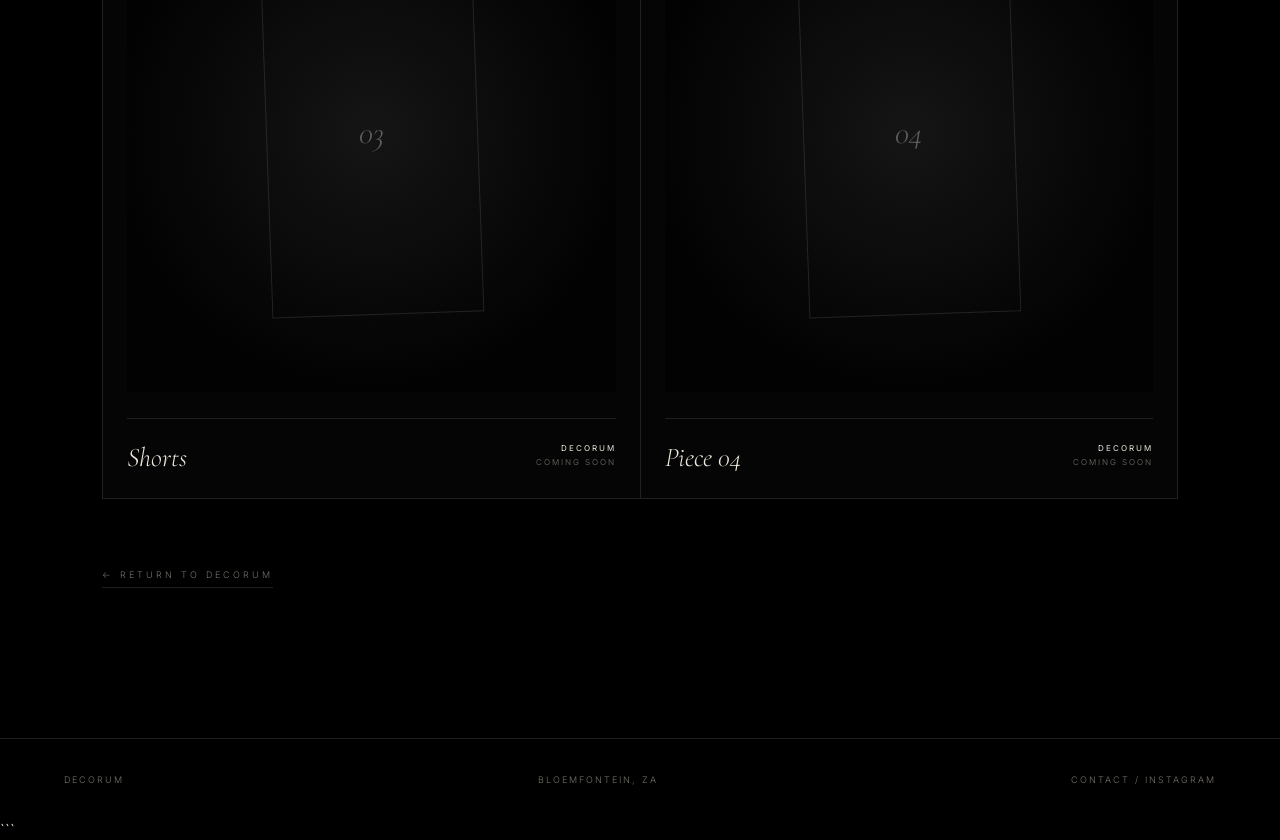
<file: shop.html>
```html
<!DOCTYPE html>
<html lang="en">

<head>

<meta charset="UTF-8">

<meta
  name="viewport"
  content="width=device-width, initial-scale=1.0">

<title>DECORUM — SHOP</title>

<link
  rel="preconnect"
  href="https://fonts.googleapis.com">

<link
  rel="preconnect"
  href="https://fonts.gstatic.com"
  crossorigin>

<link
  href="https://fonts.googleapis.com/css2?family=Cormorant+Garamond:ital,wght@0,300;0,400;0,500;1,400;1,500&family=Inter:wght@300;400;500&display=swap"
  rel="stylesheet">

<style>

*{
  margin:0;
  padding:0;
  box-sizing:border-box;
}

:root{

  --bg:#000;
  --card:#050505;

  --fg:#EDE8DD;
  --grey:#77736B;

  --line:#20201E;

  --gold:#B99A2B;

  --font-serif:
    'Cormorant Garamond',
    Georgia,
    serif;

  --font-sans:
    'Inter',
    Arial,
    sans-serif;
}

html{
  scroll-behavior:smooth;
}

body{

  background:#000;

  color:var(--fg);

  font-family:var(--font-sans);

  font-weight:300;

  overflow-x:hidden;
}

a{
  color:inherit;
  text-decoration:none;
}

/* =========================
   GRAIN
========================= */

.grain{

  position:fixed;

  inset:0;

  z-index:100;

  pointer-events:none;

  opacity:.035;

  mix-blend-mode:overlay;

  background-image:url("data:image/svg+xml,%3Csvg xmlns='http://www.w3.org/2000/svg' width='120' height='120'%3E%3Cfilter id='n'%3E%3CfeTurbulence type='fractalNoise' baseFrequency='0.9' numOctaves='2' stitchTiles='stitch'/%3E%3C/filter%3E%3Crect width='100%25' height='100%25' filter='url(%23n)'/%3E%3C/svg%3E");
}

/* =========================
   NAV
========================= */

nav{

  position:fixed;

  top:0;
  left:0;

  width:100%;

  padding:28px 5vw;

  display:flex;

  justify-content:space-between;

  align-items:center;

  z-index:50;

  background:
    linear-gradient(
      180deg,
      rgba(0,0,0,.9),
      transparent
    );
}

.logo{

  font-family:var(--font-serif);

  font-style:italic;

  font-size:20px;
}

.nav-right{

  display:flex;

  gap:28px;

  font-size:9px;

  letter-spacing:2.5px;

  text-transform:uppercase;

  color:var(--grey);
}

.nav-right a{

  transition:
    color .3s ease;
}

.nav-right a:hover{

  color:var(--fg);
}

/* =========================
   SHOP HERO
========================= */

.shop-hero{

  min-height:70svh;

  padding:
    150px
    8vw
    90px;

  display:flex;

  flex-direction:column;

  justify-content:flex-end;

  border-bottom:
    1px solid var(--line);
}

.kicker{

  font-size:9px;

  letter-spacing:4px;

  text-transform:uppercase;

  color:var(--grey);

  margin-bottom:25px;
}

.shop-hero h1{

  font-family:var(--font-serif);

  font-style:italic;

  font-weight:400;

  font-size:
    clamp(
      90px,
      17vw,
      230px
    );

  line-height:.7;
}

.shop-hero p{

  max-width:36ch;

  margin-top:45px;

  font-size:13px;

  line-height:1.9;

  color:var(--grey);
}

/* =========================
   PRODUCTS
========================= */

.products{

  padding:
    90px
    8vw
    150px;
}

.product-head{

  display:flex;

  justify-content:space-between;

  margin-bottom:45px;
}

.product-count{

  font-size:9px;

  letter-spacing:3px;

  text-transform:uppercase;

  color:var(--grey);
}

.grid{

  display:grid;

  grid-template-columns:
    repeat(2,1fr);

  gap:1px;

  background:var(--line);

  border:
    1px solid var(--line);
}

.product{

  background:var(--card);

  min-height:650px;

  padding:24px;

  display:flex;

  flex-direction:column;

  justify-content:space-between;

  transition:
    background .4s ease;
}

.product:hover{

  background:#080808;
}

/* =========================
   PRODUCT IMAGE PLACEHOLDER
========================= */

.product-image{

  height:520px;

  position:relative;

  overflow:hidden;

  display:flex;

  align-items:center;

  justify-content:center;

  background:
    radial-gradient(
      circle at center,
      #151515,
      #020202 72%
    );
}

.product-image::before{

  content:"";

  position:absolute;

  width:43%;
  height:70%;

  border:
    1px solid
    rgba(238,234,226,.12);

  transform:
    rotate(-2deg);

  transition:
    transform .8s
    cubic-bezier(.16,1,.3,1),
    border-color .5s ease;
}

.product:hover
.product-image::before{

  transform:
    rotate(2deg)
    scale(1.025);

  border-color:
    rgba(185,154,43,.35);
}

.product-image span{

  position:relative;

  font-family:var(--font-serif);

  font-style:italic;

  font-size:32px;

  color:
    rgba(238,234,226,.35);
}

/* =========================
   PRODUCT INFO
========================= */

.product-info{

  display:flex;

  justify-content:space-between;

  gap:20px;

  padding-top:22px;

  margin-top:22px;

  border-top:
    1px solid var(--line);
}

.product-name{

  font-family:var(--font-serif);

  font-style:italic;

  font-size:27px;
}

.product-meta{

  text-align:right;

  font-size:8px;

  letter-spacing:2px;

  text-transform:uppercase;

  color:var(--grey);

  line-height:1.8;
}

.product-meta strong{

  font-weight:400;

  color:var(--fg);
}

/* =========================
   BACK
========================= */

.back{

  display:inline-block;

  margin-top:70px;

  font-size:9px;

  letter-spacing:3px;

  text-transform:uppercase;

  color:var(--grey);

  border-bottom:
    1px solid var(--line);

  padding-bottom:7px;

  transition:
    color .3s ease,
    border-color .3s ease;
}

.back:hover{

  color:var(--gold);

  border-color:var(--gold);
}

/* =========================
   FOOTER
========================= */

footer{

  padding:35px 5vw;

  border-top:
    1px solid var(--line);

  display:flex;

  justify-content:space-between;

  color:var(--grey);

  font-size:9px;

  letter-spacing:2px;

  text-transform:uppercase;
}

/* =========================
   MOBILE
========================= */

@media(max-width:760px){

  nav{

    padding:
      22px 24px;
  }

  .shop-hero{

    padding:
      130px
      24px
      70px;

    min-height:62svh;
  }

  .products{

    padding:
      70px
      24px
      100px;
  }

  .grid{

    grid-template-columns:1fr;
  }

  .product{

    min-height:540px;
  }

  .product-image{

    height:420px;
  }

  footer{

    flex-direction:column;

    gap:14px;

    padding:
      30px 24px;
  }
}

</style>

</head>

<body>

<div class="grain"></div>

<nav>

  <a
    href="index.html"
    class="logo">
    Decorum
  </a>

  <div class="nav-right">

    <a href="index.html">
      Back
    </a>

    <a href="contact.html">
      Contact
    </a>

  </div>

</nav>

<!-- =========================
     SHOP
========================= -->

<header class="shop-hero">

  <span class="kicker">
    DECORUM / AVAILABLE
  </span>

  <h1>
    Shop.
  </h1>

  <p>
    What exists now.
    A small selection of pieces
    from the current DECORUM collection.
  </p>

</header>

<!-- =========================
     PRODUCTS
========================= -->

<main class="products">

  <div class="product-head">

    <span class="product-count">
      I — II — III
    </span>

    <span class="product-count">
      Current pieces
    </span>

  </div>

  <div class="grid">

    <!-- PRODUCT 01 -->

    <article class="product">

      <div class="product-image">
        <span>01</span>
      </div>

      <div class="product-info">

        <div class="product-name">
          Boxy Tee
        </div>

        <div class="product-meta">
          <strong>DECORUM</strong>
          <br>
          Available
        </div>

      </div>

    </article>

    <!-- PRODUCT 02 -->

    <article class="product">

      <div class="product-image">
        <span>02</span>
      </div>

      <div class="product-info">

        <div class="product-name">
          Denim Jacket
        </div>

        <div class="product-meta">
          <strong>DECORUM</strong>
          <br>
          Available
        </div>

      </div>

    </article>

    <!-- PRODUCT 03 -->

    <article class="product">

      <div class="product-image">
        <span>03</span>
      </div>

      <div class="product-info">

        <div class="product-name">
          Shorts
        </div>

        <div class="product-meta">
          <strong>DECORUM</strong>
          <br>
          Coming soon
        </div>

      </div>

    </article>

    <!-- PRODUCT 04 -->

    <article class="product">

      <div class="product-image">
        <span>04</span>
      </div>

      <div class="product-info">

        <div class="product-name">
          Piece 04
        </div>

        <div class="product-meta">
          <strong>DECORUM</strong>
          <br>
          Coming soon
        </div>

      </div>

    </article>

  </div>

  <a
    href="index.html"
    class="back">

    ← Return to DECORUM

  </a>

</main>

<footer>

  <span>
    Decorum
  </span>

  <span>
    Bloemfontein, ZA
  </span>

  <span>
    Contact / Instagram
  </span>

</footer>

</body>
</html>
```
</file>
<file: style.css>
*{
    margin:0;
    padding:0;
    box-sizing:border-box;
}

:root{
    --bg:#F5F3EC;
    --bg-raised:#FFFFFF;
    --fg:#111111;
    --grey:#767066;
    --line:#DEDACD;
    --rust:#A63D22;
    --font-head:'Helvetica Neue', Arial, sans-serif;
    --font-body:'Inter', Arial, sans-serif;
}

html{
    scroll-behavior:smooth;
}

@media (prefers-reduced-motion: reduce){
    html{ scroll-behavior:auto; }
    *{ animation:none !important; transition:none !important; }
}

body{
    background:var(--bg);
    color:var(--fg);
    font-family:var(--font-body);
    overflow-x:hidden;
}

body.gate-active{ overflow:hidden; height:100svh; }

/* Hero entrance holds until the gate unlocks (landing page only) */
.hero-label, .slate, .hero h1{ animation-play-state:paused; }
body.entered .hero-label, body.entered .slate, body.entered .hero h1{ animation-play-state:running; }

a{
    color:inherit;
    text-decoration:none;
}

/* film grain, sits over everything */
.grain{
    position:fixed;
    inset:0;
    z-index:300;
    pointer-events:none;
    opacity:.035;
    mix-blend-mode:multiply;
    background-image:url("data:image/svg+xml,%3Csvg xmlns='http://www.w3.org/2000/svg' width='120' height='120'%3E%3Cfilter id='n'%3E%3CfeTurbulence type='fractalNoise' baseFrequency='0.9' numOctaves='2' stitchTiles='stitch'/%3E%3C/filter%3E%3Crect width='100%25' height='100%25' filter='url(%23n)'/%3E%3C/svg%3E");
}

/* ================= ENTRY GATE (landing page only) ================= */

#gate{
    position:fixed;
    inset:0;
    z-index:2000;
    background:var(--bg);
    display:flex;
    flex-direction:column;
    align-items:center;
    justify-content:center;
    gap:36px;
    transition:transform .7s cubic-bezier(.76,0,.24,1), opacity .6s ease;
}

#gate.unlocking{
    transform:translateY(-100%);
    opacity:.4;
}

.gate-logo{
    font-family:var(--font-head);
    font-weight:900;
    font-size:15px;
    letter-spacing:1px;
    text-transform:uppercase;
}

.gate-label{
    font-size:11px;
    letter-spacing:3px;
    text-transform:uppercase;
    color:var(--grey);
    text-align:center;
    padding:0 20px;
}

.gate-track{
    position:relative;
    width:min(320px, 80vw);
    height:64px;
    border:1px solid var(--line);
    background:var(--bg-raised);
}

.gate-target{
    position:absolute;
    right:6px;
    top:6px;
    bottom:6px;
    width:52px;
    display:flex;
    align-items:center;
    justify-content:center;
    opacity:.5;
}

.gate-target svg{ width:34px; height:34px; }

.gate-handle{
    position:absolute;
    left:6px;
    top:6px;
    bottom:6px;
    width:52px;
    background:var(--fg);
    display:flex;
    align-items:center;
    justify-content:center;
    cursor:grab;
    touch-action:none;
}

.gate-handle:active{ cursor:grabbing; }

.gate-handle svg{ width:26px; height:26px; }

.gate-skip{
    font-size:10px;
    letter-spacing:2px;
    text-transform:uppercase;
    color:var(--grey);
    border-bottom:1px solid var(--line);
    padding-bottom:2px;
}

/* ================= NAV ================= */

nav{
    position:fixed;
    top:0;
    left:0;
    width:100%;
    padding:25px 35px;
    display:flex;
    justify-content:space-between;
    align-items:center;
    z-index:1000;
    mix-blend-mode:difference;
}

.logo{
    font-family:var(--font-head);
    font-size:14px;
    font-weight:900;
    letter-spacing:-.5px;
    text-transform:uppercase;
    color:#f5f5f5;
}

.navlinks{
    display:flex;
    gap:28px;
}

.navlinks a{
    font-size:11px;
    text-transform:uppercase;
    letter-spacing:2px;
    transition:.3s;
    color:#f5f5f5;
}

.navlinks a.current{ opacity:.4; }
.navlinks a:hover{ opacity:.4; }

/* ================= HERO (cinematic, video-ready — landing page) ================= */

.hero{
    position:relative;
    min-height:100svh;
    display:flex;
    flex-direction:column;
    justify-content:space-between;
    overflow:hidden;
    border-bottom:1px solid var(--line);
}

.letterbox{
    position:absolute;
    left:0; right:0;
    height:clamp(16px,3.5vh,48px);
    background:#000;
    z-index:3;
    pointer-events:none;
}
.letterbox.top{ top:0; }
.letterbox.bottom{ bottom:0; }

.hero-media{
    position:absolute;
    inset:0;
    z-index:0;
    overflow:hidden;
    perspective:1000px;
}

.hero-media video,
.hero-media .fallback{
    width:100%;
    height:100%;
    object-fit:cover;
    animation:kenburns 24s ease-in-out infinite alternate;
}

@keyframes kenburns{
    from{ transform:scale(1) translate(0,0) rotateZ(0deg); }
    to{ transform:scale(1.14) translate(-1.5%,-1.5%) rotateZ(.6deg); }
}

.hero-media .fallback{
    background:
        radial-gradient(ellipse at 25% 20%, rgba(166,61,34,.14), transparent 55%),
        linear-gradient(180deg,#efece2 0%,#e3ded0 60%,#d3cdbb 100%);
    position:relative;
}

.hero-media .fallback svg{
    position:absolute; inset:0; width:100%; height:100%; opacity:.5;
}

.hero-media::after{
    content:"";
    position:absolute;
    inset:0;
    background:linear-gradient(180deg, rgba(0,0,0,.05) 0%, rgba(0,0,0,.02) 40%, rgba(0,0,0,.55) 100%);
}

.hero-top{
    position:relative;
    z-index:1;
    padding:150px 5vw 0;
    display:flex;
    justify-content:space-between;
    align-items:flex-start;
}

.hero-label{
    font-size:11px;
    letter-spacing:4px;
    color:#eee9dc;
}

.slate{
    display:flex;
    align-items:center;
    gap:8px;
    font-size:11px;
    letter-spacing:3px;
    color:#eee9dc;
    opacity:0;
    animation:fade-in 1s ease .3s forwards;
}
.slate .rec-dot{
    width:6px; height:6px; border-radius:50%;
    background:var(--rust);
    animation:pulse 1.6s ease-in-out infinite;
}
@keyframes pulse{ 0%,100%{opacity:1;} 50%{opacity:.25;} }
@keyframes fade-in{ from{opacity:0;} to{opacity:1;} }

.hero-bottom{
    position:relative;
    z-index:1;
    padding:0 5vw 90px;
}

.hero h1{
    font-family:var(--font-head);
    font-weight:900;
    font-size:clamp(70px,15vw,220px);
    line-height:.72;
    letter-spacing:-9px;
    text-transform:uppercase;
    color:#151310;
    opacity:0;
    transform-origin:bottom left;
    transform:perspective(900px) rotateX(75deg) translateY(40px);
    animation:title-in3d 1.3s cubic-bezier(.16,1,.3,1) .5s forwards;
}

.hero h1 span{
    display:block;
    margin-left:13vw;
    color:var(--rust);
}

@keyframes title-in3d{
    from{ opacity:0; transform:perspective(900px) rotateX(75deg) translateY(40px); }
    to{ opacity:1; transform:perspective(900px) rotateX(0deg) translateY(0); }
}

.scroll-cue{
    position:absolute;
    right:5vw;
    bottom:clamp(30px,4vh,60px);
    z-index:1;
    font-size:11px;
    letter-spacing:3px;
    color:#eee9dc;
    writing-mode:vertical-rl;
}

/* ================= PAGE HERO (subpages: Art / Garments / Process / Contact) ================= */

.page-hero{
    padding:150px 5vw 60px;
    border-bottom:1px solid var(--line);
}

.page-hero .hero-label{ color:var(--grey); margin-bottom:18px; }

.page-hero h1{
    font-family:var(--font-head);
    font-weight:900;
    font-size:clamp(60px,13vw,180px);
    line-height:.78;
    letter-spacing:-8px;
    text-transform:uppercase;
}

.page-hero p{
    margin-top:24px;
    max-width:46ch;
    color:var(--grey);
    font-size:15px;
    line-height:1.7;
}

/* ================= LANDING MENU (directory tiles to the four pages) ================= */

.menu-grid{
    border-top:1px solid var(--line);
}

.menu-tile{
    display:flex;
    justify-content:space-between;
    align-items:center;
    padding:44px 5vw;
    border-bottom:1px solid var(--line);
    transition:padding-left .3s ease, color .3s ease;
}

.menu-tile:hover{ padding-left:6.2vw; color:var(--rust); }

.menu-tile .num{
    font-size:12px;
    letter-spacing:2px;
    color:var(--grey);
    width:60px;
}

.menu-tile h2{
    font-family:var(--font-head);
    font-weight:900;
    font-size:clamp(36px,7vw,90px);
    letter-spacing:-4px;
    text-transform:uppercase;
    flex:1;
}

.menu-tile .arrow{
    font-size:28px;
    transform:translateX(0);
    transition:transform .3s ease;
}

.menu-tile:hover .arrow{ transform:translateX(10px); }

/* spinning wireframe cube — decorative 3D object */
.cube-scene{
    width:64px;
    height:64px;
    perspective:400px;
}
.cube{
    width:100%;
    height:100%;
    position:relative;
    transform-style:preserve-3d;
    animation:spin 14s linear infinite;
}
.cube div{
    position:absolute;
    width:64px;
    height:64px;
    border:1px solid var(--fg);
    background:var(--bg-raised);
    overflow:hidden;
}
.cube div svg{ width:100%; height:100%; display:block; }
.face-front{ transform:translateZ(32px); }
.face-back{ transform:translateZ(-32px) rotateY(180deg); }
.face-right{ transform:rotateY(90deg) translateZ(32px); }
.face-left{ transform:rotateY(-90deg) translateZ(32px); }
.face-top{ transform:rotateX(90deg) translateZ(32px); border-color:var(--rust); }
.face-bottom{ transform:rotateX(-90deg) translateZ(32px); }

@keyframes spin{
    from{ transform:rotateX(0deg) rotateY(0deg); }
    to{ transform:rotateX(360deg) rotateY(360deg); }
}

/* ================= INTRO (landing page) ================= */

.intro{
    padding:100px 8vw;
    display:flex;
    justify-content:space-between;
    gap:50px;
    border-bottom:1px solid var(--line);
}

.intro h2{
    font-family:var(--font-head);
    font-weight:900;
    font-size:clamp(40px,6vw,90px);
    line-height:.85;
    letter-spacing:-5px;
    text-transform:uppercase;
}

.intro-right{
    display:flex;
    flex-direction:column;
    align-items:flex-end;
    gap:30px;
    align-self:flex-end;
}

.intro p{
    max-width:420px;
    color:var(--grey);
    line-height:1.7;
    font-size:15px;
    text-align:right;
}

/* ================= GALLERY BLOCKS ================= */

.project-large{
    width:100%;
    min-height:90vh;
    position:relative;
    overflow:hidden;
    background:var(--bg-raised);
    border-bottom:1px solid var(--line);
    transition:transform .4s ease;
    will-change:transform;
}

.project-large .art{
    width:100%;
    height:100%;
    min-height:90vh;
    display:block;
}

.project-overlay{
    position:absolute;
    inset:0;
    display:flex;
    flex-direction:column;
    justify-content:space-between;
    padding:40px 5vw;
    background:linear-gradient(to bottom, rgba(255,255,255,.55), transparent 35%, transparent 65%, rgba(255,255,255,.7));
}

.project-number{
    font-size:11px;
    letter-spacing:3px;
    color:var(--grey);
}

.project-title{
    display:flex;
    justify-content:space-between;
    align-items:end;
    gap:24px;
}

.project-title h2{
    font-family:var(--font-head);
    font-weight:900;
    font-size:clamp(50px,9vw,130px);
    line-height:.75;
    letter-spacing:-7px;
    text-transform:uppercase;
    color:var(--fg);
}

.project-title span{
    font-size:11px;
    letter-spacing:2px;
    color:var(--rust);
    white-space:nowrap;
}

/* two-up / grid spread — garments */

.project-spread{
    display:grid;
    grid-template-columns:1fr 1fr;
    gap:2px;
    background:var(--line);
    border-bottom:1px solid var(--line);
}

.project-image{
    min-height:78vh;
    position:relative;
    overflow:hidden;
    background:var(--bg-raised);
    display:flex;
    align-items:center;
    justify-content:center;
    transition:transform .4s ease;
    will-change:transform;
}

.project-image .garment-svg{
    width:60%;
}

.image-label{
    position:absolute;
    left:25px;
    bottom:25px;
    font-size:11px;
    letter-spacing:2px;
    text-transform:uppercase;
    color:var(--fg);
}

.image-price{
    position:absolute;
    right:25px;
    bottom:25px;
    font-size:11px;
    letter-spacing:2px;
    color:var(--rust);
}

.source-tag{
    position:absolute;
    left:25px;
    top:25px;
    font-size:10px;
    letter-spacing:1.5px;
    text-transform:uppercase;
    color:var(--grey);
}

.source-tag a{ color:var(--fg); border-bottom:1px solid var(--line); }

/* final full-bleed */

.project-final{
    width:100%;
    min-height:90vh;
    position:relative;
    overflow:hidden;
    border-bottom:1px solid var(--line);
    transition:transform .4s ease;
    will-change:transform;
}

.project-final .art{
    width:100%;
    height:100%;
    min-height:90vh;
    display:block;
}

/* ================= PROCESS STEPS ================= */

.process-block{
    padding:100px 8vw;
    display:grid;
    grid-template-columns:0.9fr 1.1fr;
    gap:64px;
    align-items:start;
    border-bottom:1px solid var(--line);
}

.process-steps{ display:flex; flex-direction:column; gap:36px; }

.process-step{ display:grid; grid-template-columns:60px 1fr; gap:16px; }

.process-step .step-num{
    font-family:var(--font-head);
    font-weight:900;
    font-size:22px;
    color:var(--rust);
}

.process-step h3{
    font-family:var(--font-head);
    font-weight:900;
    font-size:22px;
    text-transform:uppercase;
    letter-spacing:-1px;
    margin-bottom:8px;
}

.process-step p{ color:var(--grey); font-size:15px; line-height:1.7; }

.process-art{
    aspect-ratio:5/4;
    background:var(--bg-raised);
    border:1px solid var(--line);
}

/* ================= CONTACT ================= */

.contact-block{
    padding:100px 8vw;
    display:grid;
    grid-template-columns:1fr 1fr;
    gap:64px;
    border-bottom:1px solid var(--line);
}

.contact-block h2{
    font-family:var(--font-head);
    font-weight:900;
    font-size:clamp(36px,5vw,60px);
    letter-spacing:-3px;
    text-transform:uppercase;
    margin-bottom:24px;
}

.contact-list{ list-style:none; display:flex; flex-direction:column; gap:18px; }

.contact-list a{
    font-size:18px;
    border-bottom:1px solid var(--line);
    padding-bottom:6px;
    display:inline-block;
    transition:color .2s ease;
}

.contact-list a:hover{ color:var(--rust); }

.contact-list .label{
    display:block;
    font-size:10px;
    letter-spacing:2px;
    text-transform:uppercase;
    color:var(--grey);
    margin-bottom:4px;
}

/* ================= STATEMENT ================= */

.statement{
    min-height:70vh;
    padding:150px 8vw;
    display:flex;
    align-items:center;
    justify-content:space-between;
    gap:40px;
    border-bottom:1px solid var(--line);
}

.statement h2{
    font-family:var(--font-head);
    font-weight:900;
    font-size:clamp(50px,9vw,140px);
    line-height:.8;
    letter-spacing:-8px;
    text-transform:uppercase;
}

.statement h2 span{ color:var(--grey); }

/* ================= FOOTER ================= */

footer{
    padding:35px 5vw;
    display:flex;
    justify-content:space-between;
    color:var(--grey);
    font-size:10px;
    letter-spacing:2px;
    text-transform:uppercase;
}

/* ================= MOBILE ================= */

@media(max-width:700px){
    nav{ padding:20px; }
    .navlinks{ gap:10px; }
    .navlinks a{ font-size:8px; letter-spacing:1px; }

    .hero-top{ padding:120px 25px 0; }
    .hero-bottom{ padding:0 25px 60px; }
    .hero h1{ letter-spacing:-5px; }
    .hero h1 span{ margin-left:6vw; }

    .page-hero{ padding:120px 25px 40px; }
    .page-hero h1{ letter-spacing:-4px; }

    .intro{ padding:80px 25px; flex-direction:column; }
    .intro-right{ align-items:flex-start; align-self:flex-start; }
    .intro p{ text-align:left; }

    .menu-tile{ padding:28px 25px; }
    .menu-tile:hover{ padding-left:32px; }
    .menu-tile h2{ letter-spacing:-2px; }

    .project-large .art{ min-height:65vh; }
    .project-overlay{ padding:25px; }
    .project-title{ flex-direction:column; align-items:flex-start; gap:20px; }
    .project-title h2{ letter-spacing:-4px; }

    .project-spread{ grid-template-columns:1fr; }
    .project-image{ min-height:60vh; }

    .project-final .art{ min-height:65vh; }

    .process-block{ grid-template-columns:1fr; padding:80px 25px; }
    .contact-block{ grid-template-columns:1fr; padding:80px 25px; }

    .statement{ padding:100px 25px; flex-direction:column; align-items:flex-start; }

    footer{ flex-direction:column; gap:16px; }
}
</file>
